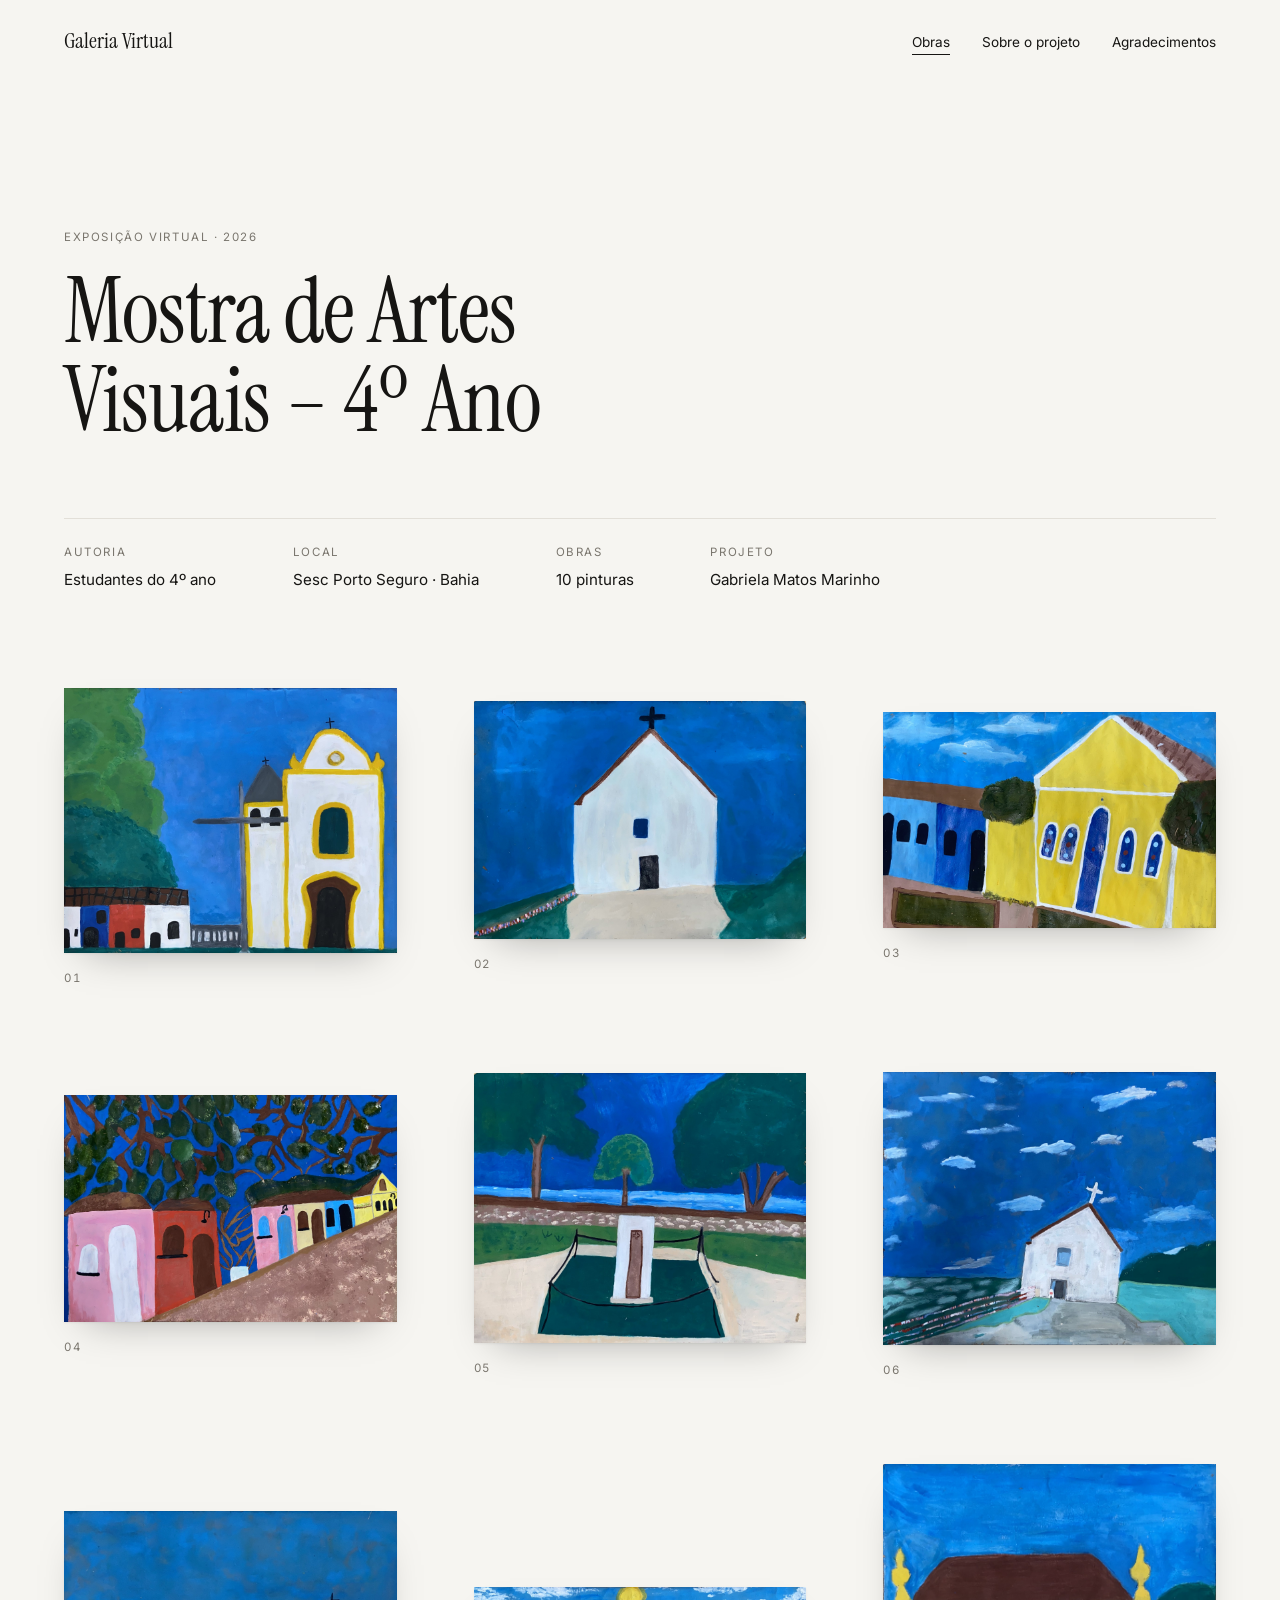
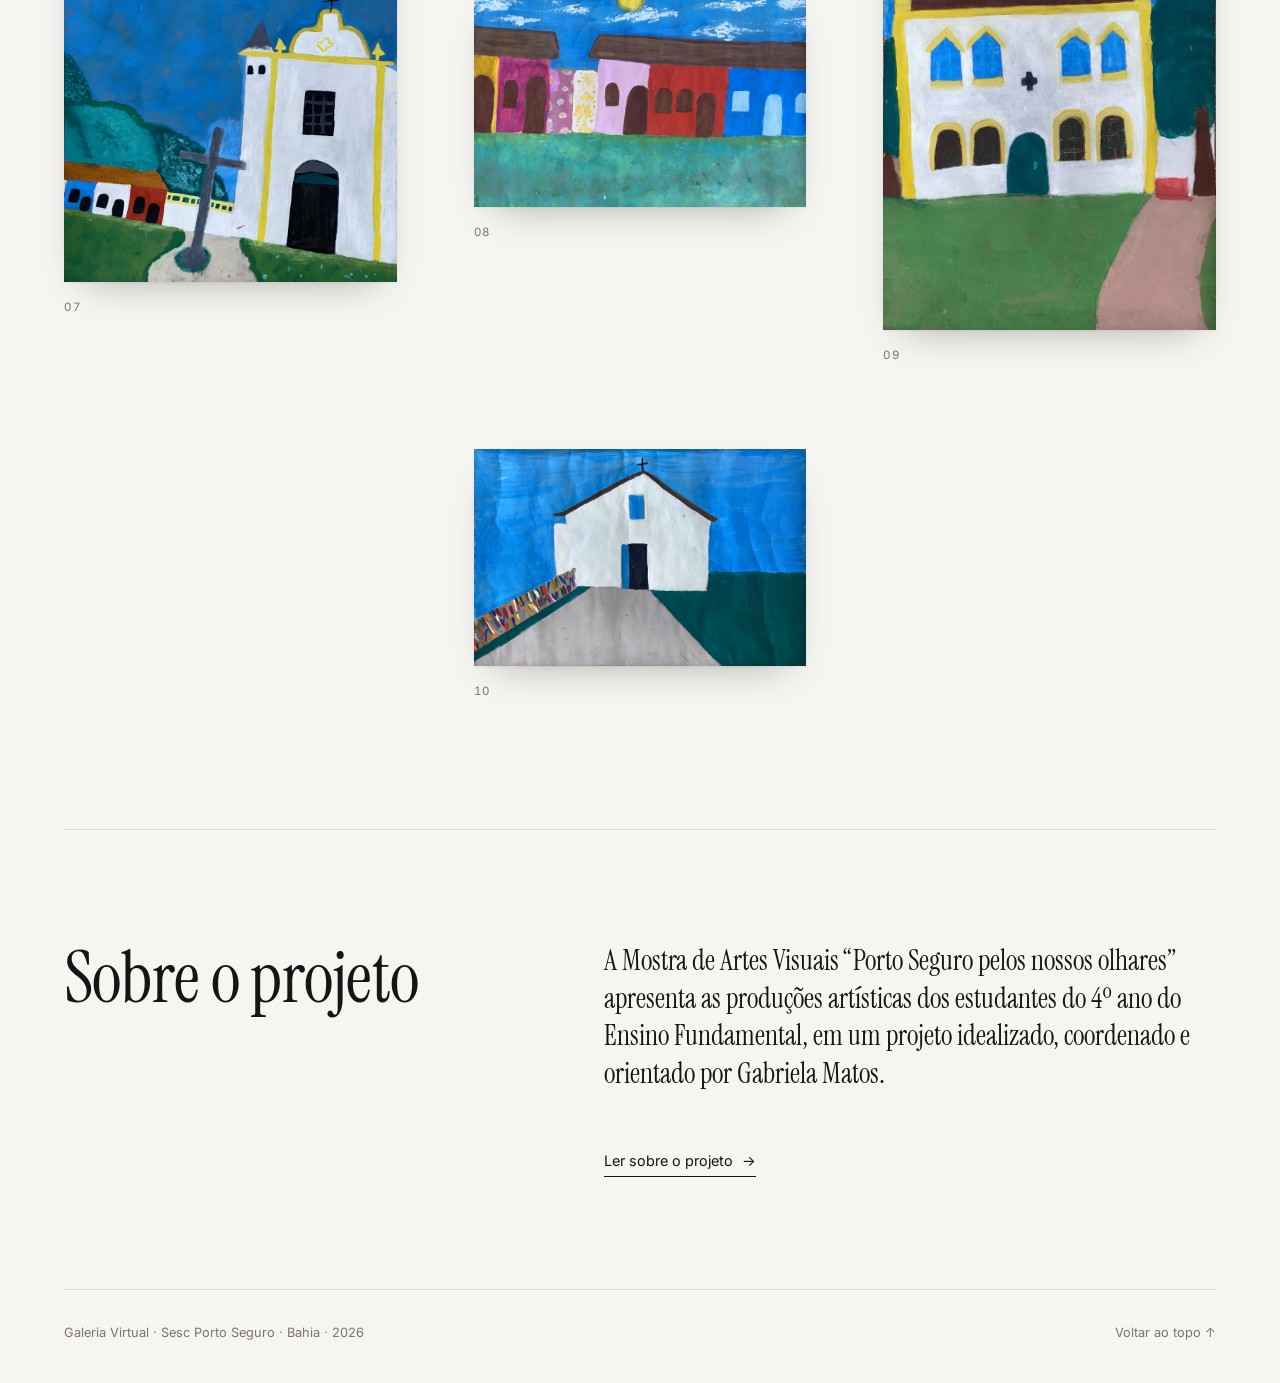
<file: index.html>
<!doctype html>
<html lang="pt-BR">
<head>
  <meta charset="utf-8">
  <meta name="viewport" content="width=device-width, initial-scale=1">
  <title>Galeria Virtual</title>
  <meta name="description" content="Mostra de Artes Visuais do 4º ano do Sesc Porto Seguro, Bahia.">
  <link rel="preconnect" href="https://fonts.googleapis.com">
  <link rel="preconnect" href="https://fonts.gstatic.com" crossorigin>
  <link href="https://fonts.googleapis.com/css2?family=Instrument+Serif:ital@0;1&family=Inter:wght@400;500&display=swap" rel="stylesheet">
  <link rel="stylesheet" href="estilo.css?v=8">
</head>
<body>
  <header class="barra">
    <a href="#" id="marca" class="marca"></a>
    <nav>
      <a href="index.html" aria-current="page">Obras</a>
      <a href="sobre.html">Sobre o projeto</a>
      <a href="agradecimentos.html">Agradecimentos</a>
    </nav>
  </header>

  <main>
    <section class="abertura">
      <p class="rotulo surgir">Exposição virtual · <span id="ano"></span></p>
      <h1 id="titulo" class="surgir"></h1>
      <dl class="ficha-expo surgir">
        <div><dt>Autoria</dt><dd id="autoria"></dd></div>
        <div><dt>Local</dt><dd id="local"></dd></div>
        <div><dt>Obras</dt><dd id="total"></dd></div>
        <div><dt>Projeto</dt><dd id="responsavel"></dd></div>
      </dl>
    </section>

    <section id="obras" class="obras" aria-label="Obras">
      <div id="grade" class="grade"></div>
    </section>

    <section id="projeto" class="projeto">
      <h2 id="projeto-nome" class="surgir"></h2>
      <div>
        <p id="projeto-descricao" class="projeto-texto surgir"></p>
        <a href="sobre.html" class="link-seta surgir">Ler sobre o projeto <span aria-hidden="true">→</span></a>
      </div>
    </section>
  </main>

  <footer class="rodape">
    <p id="rodape-texto"></p>
    <a href="#">Voltar ao topo ↑</a>
  </footer>

  <!-- Visualizador ampliado -->
  <div id="visor" class="visor" hidden role="dialog" aria-modal="true" aria-label="Obra ampliada">
    <div class="visor-topo">
      <span id="visor-numero" class="numero"></span>
      <button class="visor-fechar" type="button">Fechar <span aria-hidden="true">✕</span></button>
    </div>
    <figure class="visor-conteudo">
      <img id="visor-img" alt="">
      <figcaption>
        <h3 id="visor-titulo"></h3>
        <p id="visor-ficha" class="ficha"></p>
        <p id="visor-descricao"></p>
      </figcaption>
    </figure>
    <button class="visor-seta anterior" type="button" aria-label="Obra anterior">←</button>
    <button class="visor-seta proxima" type="button" aria-label="Próxima obra">→</button>
  </div>

  <script src="dados.js?v=8"></script>
  <script src="script.js?v=8"></script>
</body>
</html>
</file>
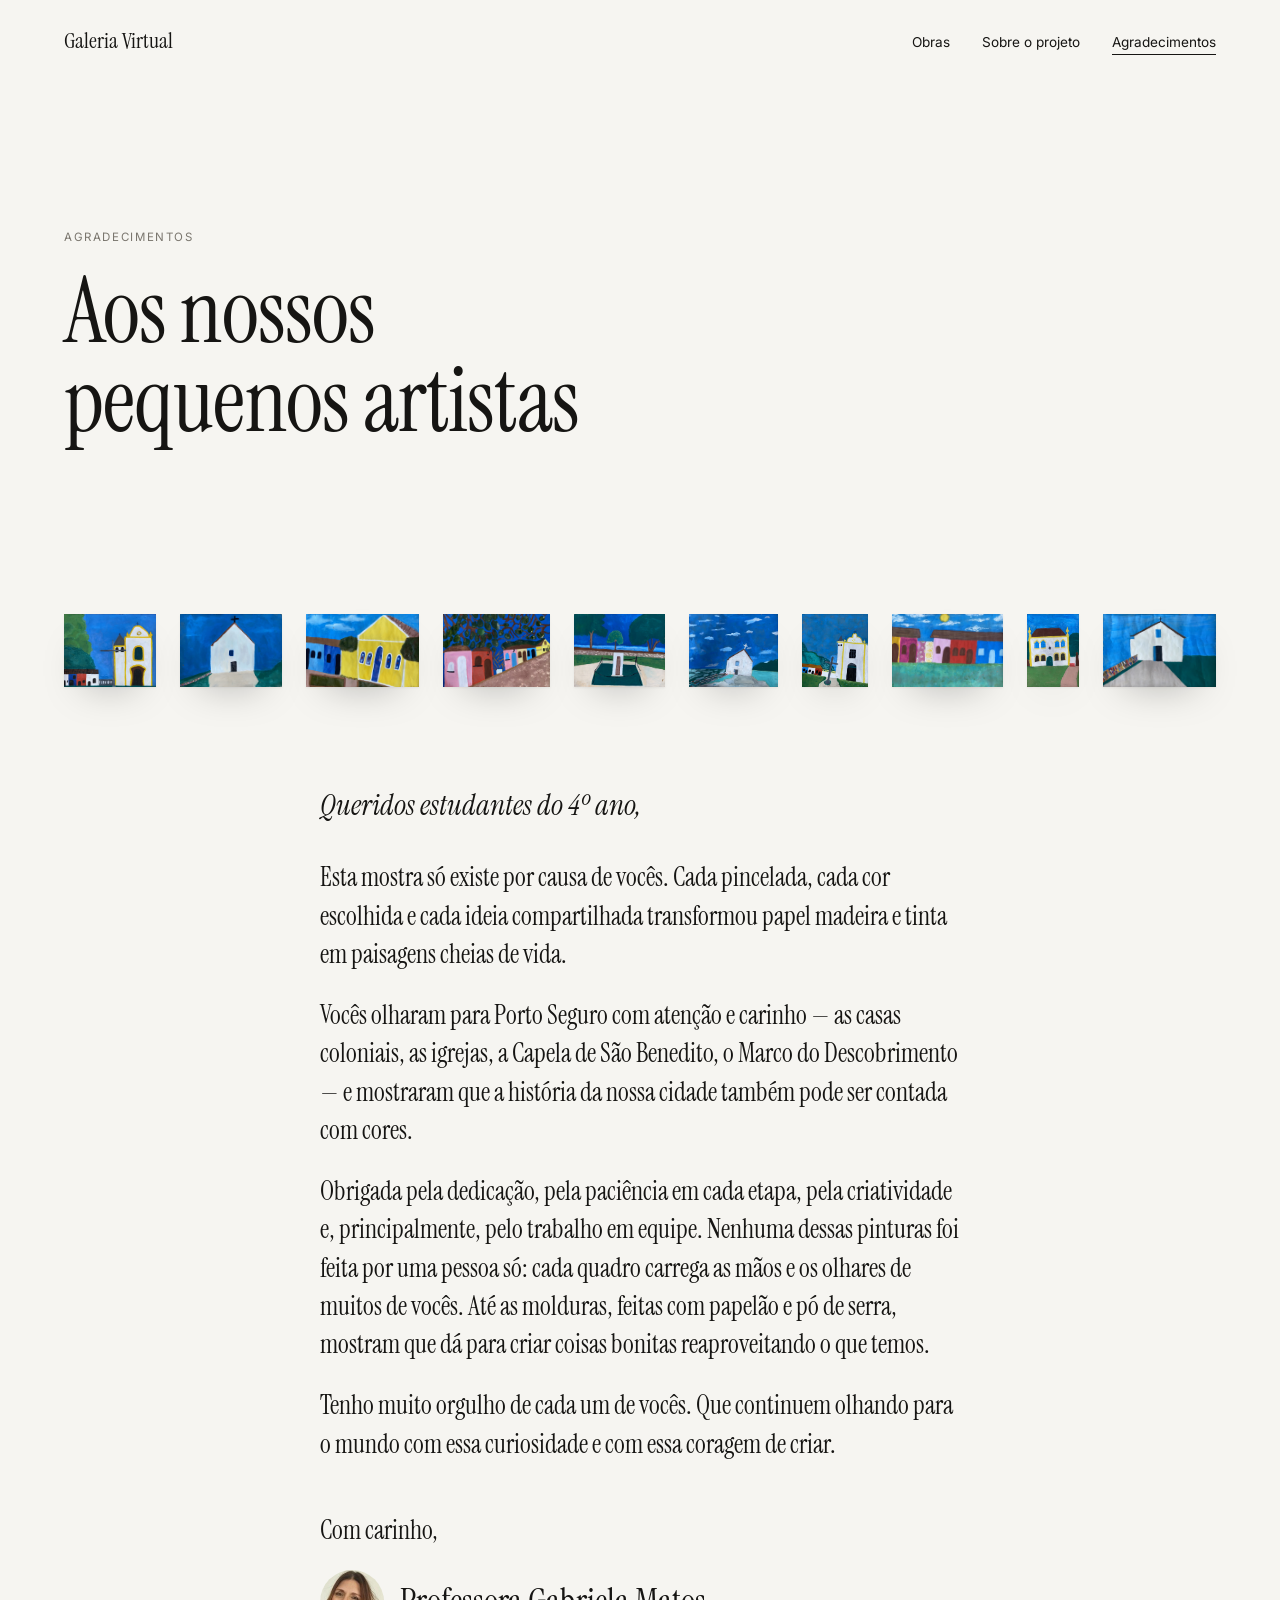
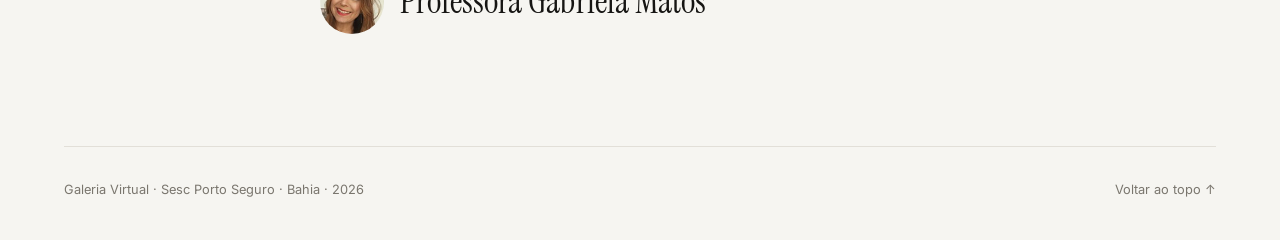
<file: agradecimentos.html>
<!doctype html>
<html lang="pt-BR">
<head>
  <meta charset="utf-8">
  <meta name="viewport" content="width=device-width, initial-scale=1">
  <title>Agradecimentos</title>
  <meta name="description" content="Agradecimento da professora Gabriela Matos aos estudantes do 4º ano do Sesc Porto Seguro, Bahia.">
  <link rel="preconnect" href="https://fonts.googleapis.com">
  <link rel="preconnect" href="https://fonts.gstatic.com" crossorigin>
  <link href="https://fonts.googleapis.com/css2?family=Instrument+Serif:ital@0;1&family=Inter:wght@400;500&display=swap" rel="stylesheet">
  <link rel="stylesheet" href="estilo.css?v=8">
</head>
<body>
  <header class="barra">
    <a href="index.html" id="marca" class="marca"></a>
    <nav>
      <a href="index.html">Obras</a>
      <a href="sobre.html">Sobre o projeto</a>
      <a href="agradecimentos.html" aria-current="page">Agradecimentos</a>
    </nav>
  </header>

  <main>
    <section class="abertura">
      <p class="rotulo surgir">Agradecimentos</p>
      <h1 id="agr-titulo" class="surgir"></h1>
    </section>

    <div id="agr-faixa" class="faixa surgir" aria-hidden="true"></div>

    <article class="carta">
      <p id="agr-saudacao" class="carta-saudacao surgir"></p>
      <div id="agr-texto"></div>
      <footer class="carta-assinatura surgir">
        <p id="agr-despedida"></p>
        <div class="assina">
          <img id="agr-foto" class="pessoa-foto" alt="">
          <p id="agr-assinatura"></p>
        </div>
      </footer>
    </article>
  </main>

  <footer class="rodape">
    <p id="rodape-texto"></p>
    <a href="#">Voltar ao topo ↑</a>
  </footer>

  <script src="dados.js?v=8"></script>
  <script src="script.js?v=8"></script>
</body>
</html>
</file>
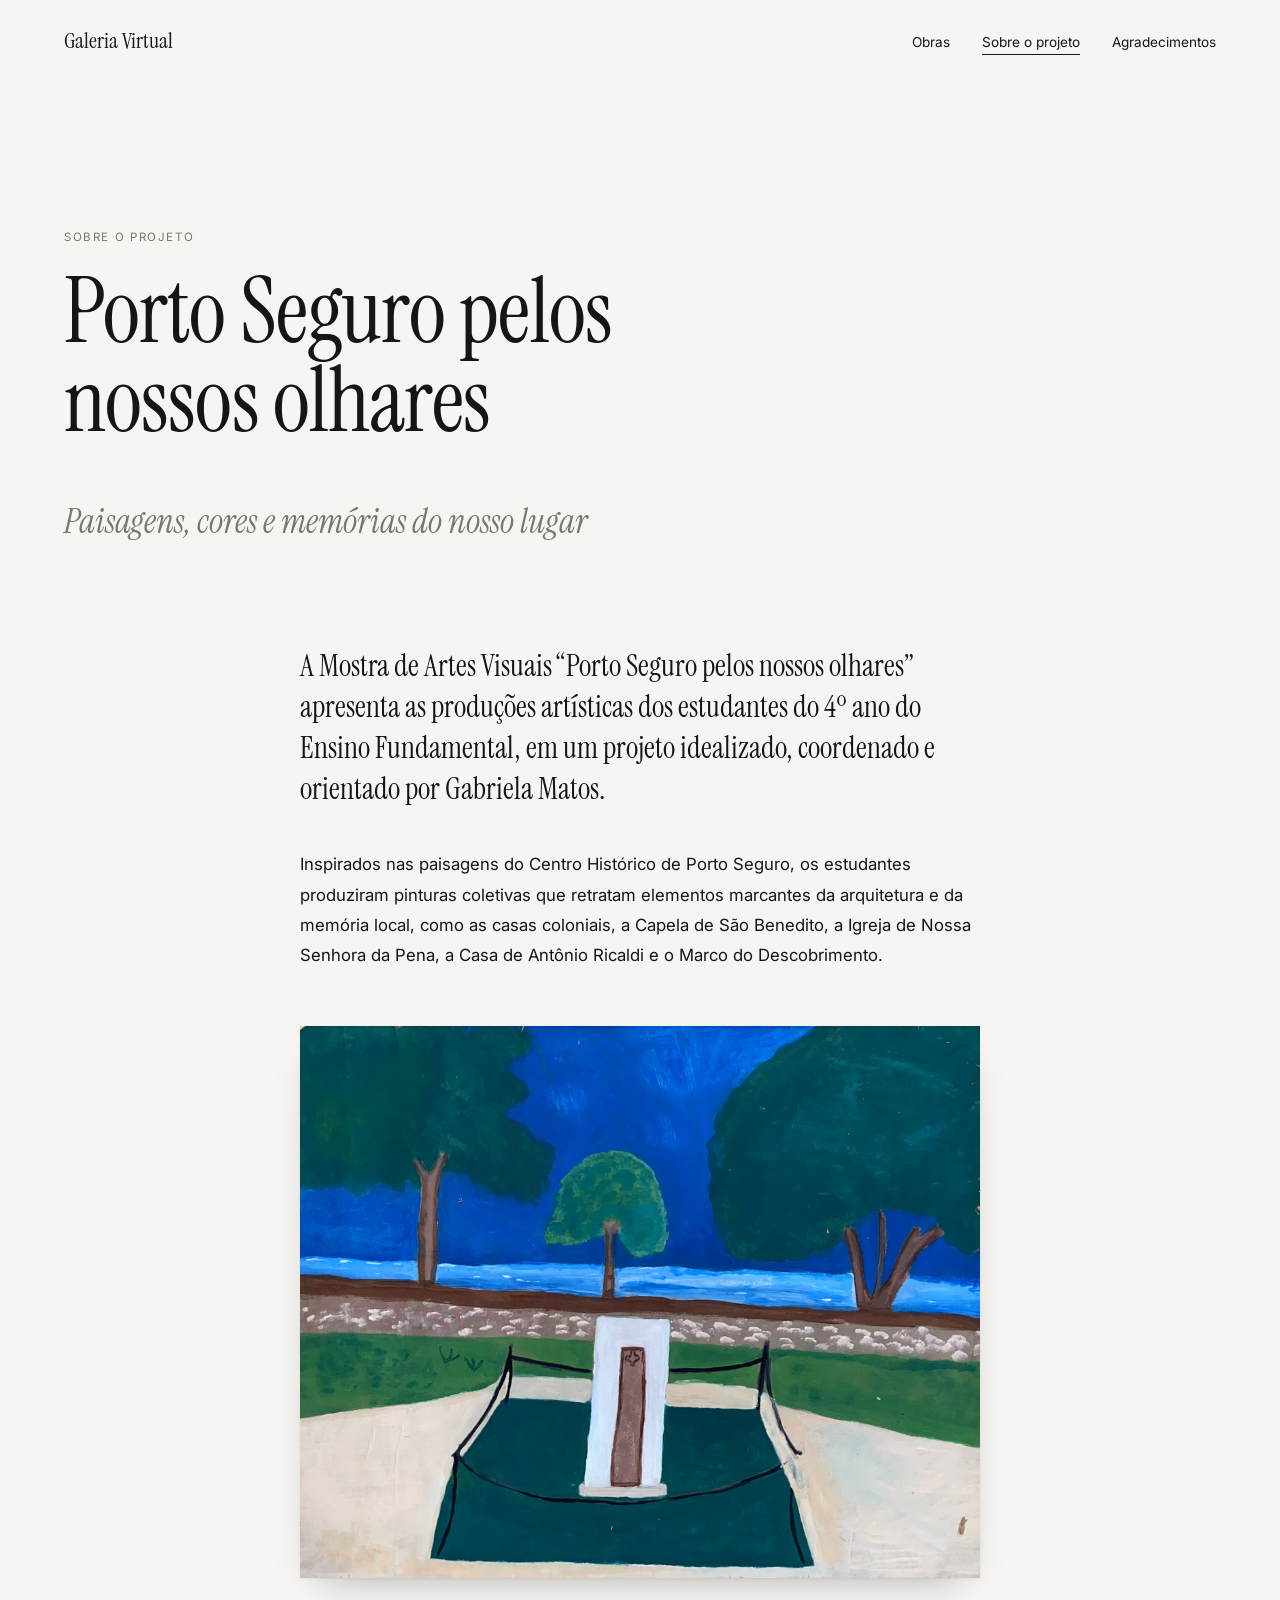
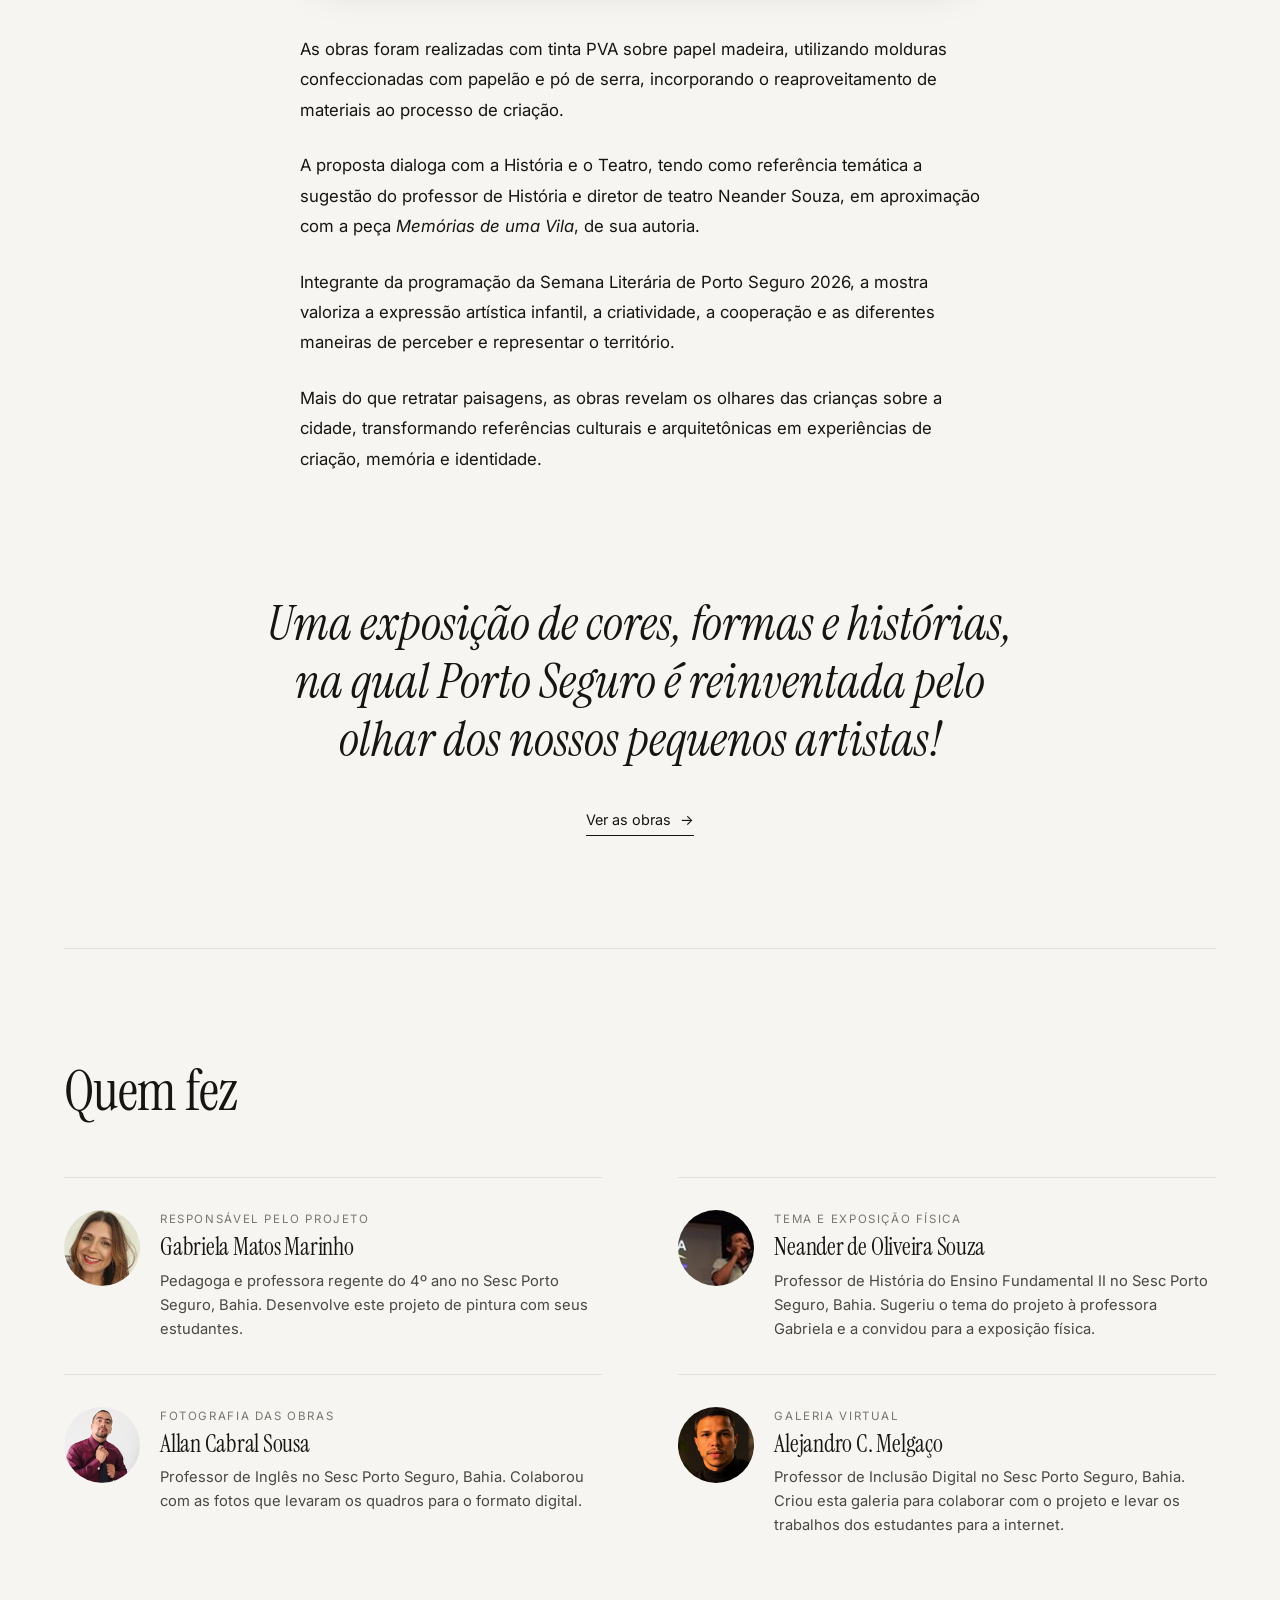
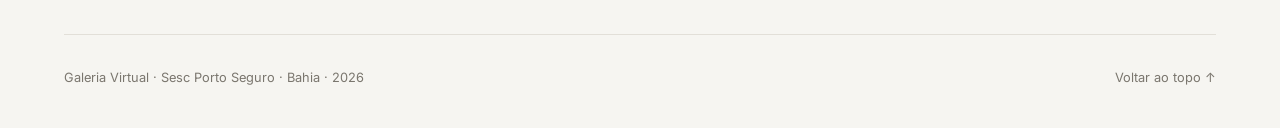
<file: sobre.html>
<!doctype html>
<html lang="pt-BR">
<head>
  <meta charset="utf-8">
  <meta name="viewport" content="width=device-width, initial-scale=1">
  <title>Sobre o projeto</title>
  <meta name="description" content="Porto Seguro pelos nossos olhares: Mostra de Artes Visuais do 4º ano do Sesc Porto Seguro, Bahia.">
  <link rel="preconnect" href="https://fonts.googleapis.com">
  <link rel="preconnect" href="https://fonts.gstatic.com" crossorigin>
  <link href="https://fonts.googleapis.com/css2?family=Instrument+Serif:ital@0;1&family=Inter:wght@400;500&display=swap" rel="stylesheet">
  <link rel="stylesheet" href="estilo.css?v=8">
</head>
<body>
  <header class="barra">
    <a href="index.html" id="marca" class="marca"></a>
    <nav>
      <a href="index.html">Obras</a>
      <a href="sobre.html" aria-current="page">Sobre o projeto</a>
      <a href="agradecimentos.html">Agradecimentos</a>
    </nav>
  </header>

  <main>
    <section class="abertura">
      <p class="rotulo surgir">Sobre o projeto</p>
      <h1 id="sobre-titulo" class="surgir"></h1>
      <p id="sobre-subtitulo" class="sobre-subtitulo surgir"></p>
    </section>

    <article id="sobre-texto" class="sobre-texto"></article>

    <section class="sobre-fecho">
      <p id="sobre-destaque" class="sobre-destaque surgir"></p>
      <a href="index.html" class="link-seta surgir">Ver as obras <span aria-hidden="true">→</span></a>
    </section>

    <section class="quem-fez" aria-labelledby="quem-fez-titulo">
      <h2 id="quem-fez-titulo" class="surgir">Quem fez</h2>
      <div id="equipe" class="equipe"></div>
    </section>
  </main>

  <footer class="rodape">
    <p id="rodape-texto"></p>
    <a href="#">Voltar ao topo ↑</a>
  </footer>

  <script src="dados.js?v=8"></script>
  <script src="script.js?v=8"></script>
</body>
</html>
</file>
<file: estilo.css>
:root {
  --parede: #f6f5f1;
  --tinta: #161513;
  --suave: #7a766e;
  --linha: #e2dfd8;
  --serif: "Instrument Serif", Georgia, serif;
  --sans: "Inter", system-ui, -apple-system, sans-serif;
  --margem: clamp(1.25rem, 5vw, 4.5rem);
  --sombra: 0 1px 2px rgba(0,0,0,.06), 0 18px 40px -22px rgba(0,0,0,.35);
}

* { box-sizing: border-box; }
html { scroll-behavior: smooth; }
body {
  margin: 0;
  background: var(--parede);
  color: var(--tinta);
  font-family: var(--sans);
  font-size: 15px;
  line-height: 1.65;
  -webkit-font-smoothing: antialiased;
}
img { max-width: 100%; display: block; }
a { color: inherit; text-decoration: none; }
h1, h2, h3 { font-family: var(--serif); font-weight: 400; margin: 0; letter-spacing: -.01em; }
button { font: inherit; color: inherit; }

.rotulo, .numero, dt {
  font-size: .72rem;
  letter-spacing: .14em;
  text-transform: uppercase;
  color: var(--suave);
  margin: 0;
}
.numero { font-variant-numeric: tabular-nums; }

/* Barra superior */
.barra {
  display: flex; justify-content: space-between; align-items: center;
  padding: 1.5rem var(--margem);
}
.marca { font-family: var(--serif); font-size: 1.35rem; }
.barra nav { display: flex; gap: 2rem; font-size: .85rem; }
.barra nav a, .rodape a { position: relative; }
.barra nav a::after, .rodape a::after {
  content: ""; position: absolute; left: 0; right: 100%; bottom: -2px;
  height: 1px; background: currentColor; transition: right .3s ease;
}
.barra nav a:hover::after, .rodape a:hover::after { right: 0; }

/* Abertura */
.abertura { padding: clamp(4rem, 12vw, 9rem) var(--margem) clamp(3rem, 8vw, 6rem); }
.abertura h1 {
  font-size: clamp(2.6rem, 7vw, 5.75rem);
  line-height: 1;
  max-width: 14ch;
  text-wrap: balance;
  margin: 1.25rem 0 clamp(2.5rem, 6vw, 4.5rem);
}
.ficha-expo {
  display: flex; flex-wrap: wrap; gap: 1.5rem clamp(2rem, 6vw, 5rem);
  margin: 0; padding-top: 1.5rem; border-top: 1px solid var(--linha);
}
.ficha-expo dd { margin: .3rem 0 0; font-size: .95rem; }

/* Obras: penduradas pela linha central, como numa parede de galeria */
.obras { padding: 0 var(--margem) clamp(4rem, 10vw, 8rem); }
.grade {
  --colunas: 3;
  --vao: clamp(2.5rem, 6vw, 6rem);
  display: flex; flex-wrap: wrap; justify-content: center; align-items: center;
  gap: calc(var(--vao) * 1.1) var(--vao);
  max-width: 1400px; margin: 0 auto;
}
.obra {
  width: calc((100% - (var(--colunas) - 1) * var(--vao)) / var(--colunas));
  background: none; border: 0; padding: 0; cursor: zoom-in; text-align: left;
}
.obra-img {
  box-shadow: var(--sombra);
  transition: transform .5s cubic-bezier(.2,.7,.2,1), box-shadow .5s ease;
}
.obra img { width: 100%; height: auto; }
.obra:hover .obra-img, .obra:focus-visible .obra-img {
  transform: translateY(-6px);
  box-shadow: 0 1px 2px rgba(0,0,0,.06), 0 30px 50px -24px rgba(0,0,0,.4);
}
.obra:focus-visible { outline: none; }
.obra:focus-visible .obra-img { outline: 1px solid var(--tinta); outline-offset: 8px; }
.obra-legenda { display: flex; gap: .9rem; align-items: baseline; margin-top: 1rem; }
.obra-legenda h3 { font-size: 1.15rem; }
.obra-legenda p { margin: 0; font-size: .8rem; color: var(--suave); }

.sem-imagem {
  aspect-ratio: 4 / 5; display: flex; align-items: center; justify-content: center;
  text-align: center; padding: 1rem; font-size: .75rem; color: var(--suave);
  background: repeating-linear-gradient(45deg, #ece9e2 0 10px, #e6e2da 10px 20px);
}

/* Projeto */
.projeto {
  display: grid; grid-template-columns: minmax(0, 1fr) minmax(0, 1.4fr);
  gap: 2rem clamp(2rem, 8vw, 8rem);
  margin: 0 var(--margem); padding: clamp(4rem, 9vw, 7rem) 0;
  border-top: 1px solid var(--linha);
}
.projeto h2 { font-size: clamp(2.6rem, 6vw, 4.5rem); line-height: 1; }
.projeto-texto { font-family: var(--serif); font-size: clamp(1.35rem, 2.4vw, 1.75rem); line-height: 1.35; margin: 0 0 3.5rem; }
.equipe { display: grid; gap: 2rem; }
.pessoa { display: flex; gap: 1.25rem; align-items: flex-start; padding-top: 2rem; border-top: 1px solid var(--linha); }
.pessoa-foto, .pessoa .sem-imagem {
  width: 76px; height: 76px; flex: none; border-radius: 50%; object-fit: cover; aspect-ratio: auto;
}
.pessoa .sem-imagem { font-size: .55rem; padding: .4rem; }
.pessoa h3 { font-size: 1.5rem; line-height: 1.2; margin: .25rem 0 .4rem; }
.pessoa-descricao { margin: 0; color: #4a4741; font-size: .92rem; }

/* Rodapé */
.rodape {
  display: flex; flex-wrap: wrap; justify-content: space-between; gap: 1rem;
  margin: 0 var(--margem); padding: 2rem 0 2.5rem;
  border-top: 1px solid var(--linha);
  font-size: .8rem; color: var(--suave);
}
.rodape p { margin: 0; }

/* Visor */
.visor {
  position: fixed; inset: 0; z-index: 10;
  background: var(--parede);
  display: grid; grid-template-rows: auto 1fr;
  animation: aparecer .3s ease;
}
.visor[hidden] { display: none; }
.visor-topo {
  display: flex; justify-content: space-between; align-items: center;
  padding: 1.25rem var(--margem);
}
.visor-fechar {
  background: none; border: 0; cursor: pointer; font-size: .85rem;
  display: flex; gap: .5rem; align-items: center; padding: .5rem 0;
}
.visor-conteudo {
  margin: 0; min-height: 0; padding: 0 calc(var(--margem) + 3rem) 2rem;
  display: flex; flex-direction: column; align-items: center; justify-content: center; gap: 1.5rem;
}
.visor-conteudo img {
  max-height: calc(100vh - 13rem); max-height: calc(100dvh - 13rem);
  width: auto; object-fit: contain; box-shadow: var(--sombra);
}
.visor figcaption { text-align: center; max-width: 60ch; }
.visor figcaption:not(:has(:not([hidden]))) { display: none; }
.visor figcaption h3 { font-size: 1.8rem; }
.visor .ficha { color: var(--suave); font-size: .85rem; margin: .2rem 0 0; }
#visor-descricao { margin: .8rem 0 0; white-space: pre-line; }
.visor-seta {
  position: absolute; top: 50%; transform: translateY(-50%);
  width: 3rem; height: 3rem; border-radius: 50%;
  border: 1px solid var(--linha); background: var(--parede);
  font-size: 1.1rem; cursor: pointer; transition: background .2s, color .2s;
}
.visor-seta:hover { background: var(--tinta); color: var(--parede); border-color: var(--tinta); }
.anterior { left: calc(var(--margem) - .75rem); }
.proxima { right: calc(var(--margem) - .75rem); }

/* Animações suaves */
@keyframes aparecer { from { opacity: 0; } to { opacity: 1; } }
.surgir { opacity: 0; transform: translateY(18px); transition: opacity .9s ease, transform .9s cubic-bezier(.2,.7,.2,1); }
.surgir.visivel { opacity: 1; transform: none; }
@media (prefers-reduced-motion: reduce) {
  html { scroll-behavior: auto; }
  .surgir { opacity: 1; transform: none; transition: none; }
  .visor { animation: none; }
}

/* Telas menores */
@media (max-width: 900px) {
  .grade { --colunas: 2; }
  .projeto { grid-template-columns: 1fr; }
}
@media (max-width: 560px) {
  .grade { --colunas: 1; }
  .barra nav { gap: 1.25rem; }
  .visor-conteudo { padding: 0 1rem 5.5rem; }
  .visor-conteudo img { max-height: calc(100dvh - 16rem); }
  .visor-seta { top: auto; bottom: 1.25rem; transform: none; }
  .anterior { left: calc(50% - 3.75rem); }
  .proxima { right: calc(50% - 3.75rem); }
}

/* Aba atual no menu */
.barra nav a[aria-current="page"]::after { right: 0; }

/* Link com seta */
.link-seta { display: inline-flex; gap: .6rem; align-items: center; font-size: .9rem; border-bottom: 1px solid var(--tinta); padding-bottom: .2rem; }
.link-seta span { transition: transform .3s ease; }
.link-seta:hover span { transform: translateX(4px); }

/* Página "Sobre o projeto" */
.sobre-subtitulo { font-family: var(--serif); font-style: italic; font-size: clamp(1.4rem, 3vw, 2.1rem); color: var(--suave); margin: -1.5rem 0 0; }
.sobre-texto {
  max-width: 680px; margin: 0 auto; padding: 0 var(--margem);
  font-size: 1.05rem; line-height: 1.8; box-sizing: content-box;
}
.sobre-texto p { margin: 0 0 1.6rem; }
.sobre-texto .abre { font-family: var(--serif); font-size: clamp(1.45rem, 2.6vw, 1.9rem); line-height: 1.35; margin-bottom: 2.5rem; }
.sobre-imagem { margin: 3.5rem 0; }
.sobre-imagem img { width: 100%; box-shadow: var(--sombra); }
.sobre-fecho {
  max-width: 900px; margin: 0 auto; padding: clamp(3rem, 8vw, 6rem) var(--margem) clamp(4rem, 9vw, 7rem);
  text-align: center;
}
.sobre-destaque { font-family: var(--serif); font-style: italic; font-size: clamp(1.8rem, 4vw, 3rem); line-height: 1.2; margin: 0 0 2.5rem; }
.quem-fez {
  margin: 0 var(--margem); padding: clamp(4rem, 9vw, 6rem) 0;
  border-top: 1px solid var(--linha);
}
.quem-fez h2 { font-size: clamp(2.2rem, 5vw, 3.5rem); margin-bottom: 2.5rem; }
.quem-fez .equipe { grid-template-columns: repeat(auto-fit, minmax(min(100%, 380px), 1fr)); column-gap: clamp(2rem, 6vw, 5rem); }

/* Página "Agradecimentos" */
.faixa {
  display: flex; flex-wrap: wrap; justify-content: center; gap: clamp(.75rem, 2vw, 1.5rem);
  padding: 0 var(--margem); margin-bottom: clamp(3.5rem, 8vw, 6rem);
}
.faixa img { height: clamp(56px, 8vw, 96px); width: auto; box-shadow: var(--sombra); }
@media (min-width: 901px) {
  .faixa { flex-wrap: nowrap; max-width: 1300px; margin-left: auto; margin-right: auto; }
  .faixa img { flex: var(--r, 1.3) 1 0%; min-width: 0; width: 100%; height: auto; }
}
.carta {
  max-width: 640px; margin: 0 auto; padding: 0 var(--margem) clamp(4rem, 10vw, 7rem); box-sizing: content-box;
  font-family: var(--serif); font-size: clamp(1.3rem, 2.3vw, 1.6rem); line-height: 1.5;
}
.carta p { margin: 0 0 1.4rem; }
.carta-saudacao { font-style: italic; font-size: 1.15em; margin-bottom: 2rem !important; }
.carta-assinatura { margin-top: 3rem; }
.carta-assinatura p { margin: 0; }
.assina { display: flex; align-items: center; gap: 1rem; margin-top: 1.25rem; }
.assina .pessoa-foto, .assina .sem-imagem { width: 64px; height: 64px; }
.assina p { font-size: 1.35em; }

/* Menu com três abas no celular */
@media (max-width: 560px) {
  .barra { flex-wrap: wrap; row-gap: .75rem; }
  .barra nav { width: 100%; justify-content: space-between; font-size: .82rem; }
}
</file>
